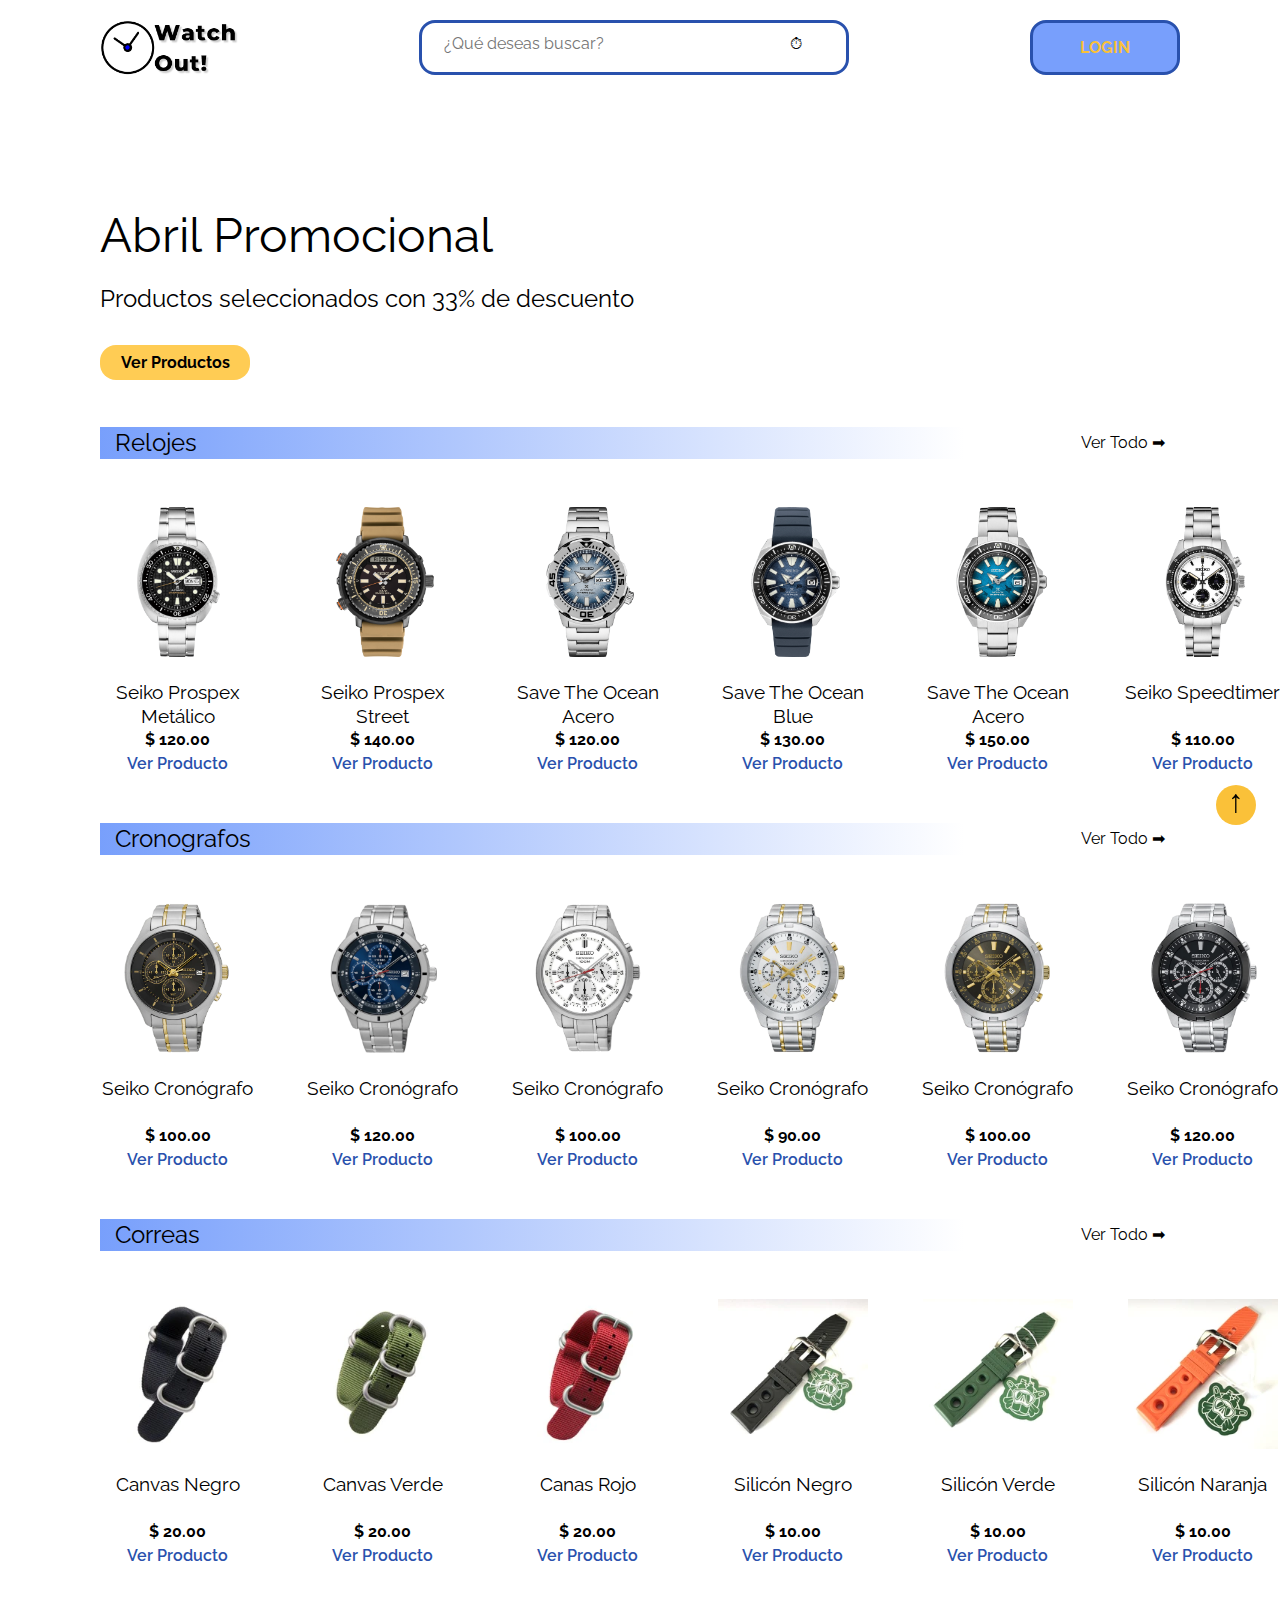
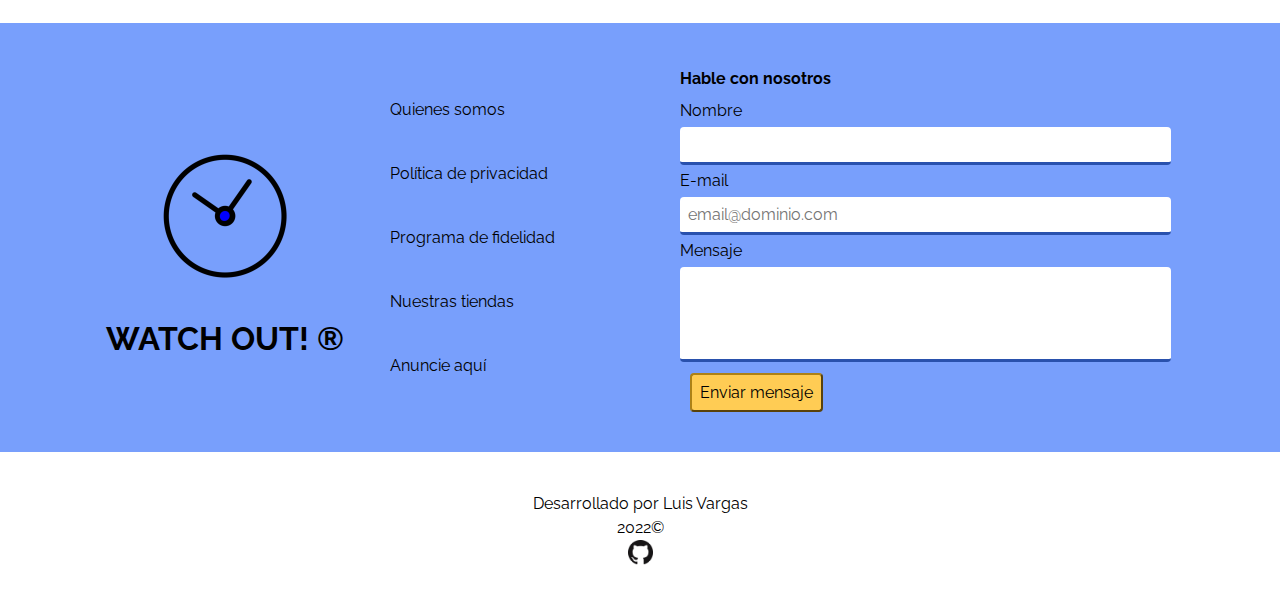
<file: index.html>
<!DOCTYPE html>
<html lang="en">
<head>
    <meta charset="UTF-8">
    <meta http-equiv="X-UA-Compatible" content="IE=edge">
    <meta name="viewport" content="width=device-width, initial-scale=1.0">
    <link href="https://fonts.googleapis.com/css2?family=Montserrat:wght@300;400;700&family=Raleway:wght@300;400;700&display=swap" rel="stylesheet">
    <link rel="icon" type="image/png" href="./img/icon.ico"/>
    <link rel="stylesheet" href="./css/0-reset.css">
    <link rel="stylesheet" href="./css/0-base.css">
    <link rel="stylesheet" href="./css/1-cabecera.css">
    <link rel="stylesheet" href="./css/2-banner.css">
    <link rel="stylesheet" href="./css/2-main.css">
    <link rel="stylesheet" href="./css/3-contacto.css">
    <link rel="stylesheet" href="./css/4-rodapie.css">
    <link rel="stylesheet" href="./css/5-login.css">
    <link rel="stylesheet" href="./css/6-producto-display.css">
    <script src="./js/login.js"></script>
    <script src="./js/pag_prod.js"></script>
    <title>Watch OUT!</title>
</head>

<body>
    <script language="Javascript">
        document.oncontextmenu = function(){return false}
    </script>
    <!-- <div class="ainicio"><a href="#Inicio">↑</a></div> -->
    <a href="#Inicio"><div class="ainicio">↑</div></a>
    <header class="cabecera">
        <div class="dropdown">
            <a name="Inicio"><img src="./img/logo/logo-full.png" alt="logo" id="cabecera__logo"></a>
            <!-- <span id="texto__logo">WATCH OUT!</span>   -->

            <div class="dropdown-content">
                <nav class="menu">
                    <ul>
                      <li><a href="#Inicio" onclick=showScreen()>Inicio</a></li>
                      <li><a href="#Relojes">Relojes</a></li>
                      <li><a href="#Cronografos">Cronografos</a></li>
                      <li><a href="#Correas">Correas</a></li>
                      <li><a href="#Contacto">Contacto</a></li>
                    </ul>
                  </nav>
            </div>           
        </div>
        <form action="/form/submit" method="GET" id="cabecera__buscar"> 
            <input type="text" name="text" class="search__bar" placeholder="¿Qué deseas buscar?">
            <input type="submit" name="submit" class="search__submit" value="&#9201">
        </form>
        <button id="cabecera__login" onclick="cleanScreen()">LOGIN</button>
    </header>

    <main>
        <section class="banner" id="banner">
            <div class="banner__texto">
                <h1>Abril Promocional</h1>
                <h3>Productos seleccionados con 33% de descuento</h4>
                <button>Ver Productos</button>
            </div>
        </section>
        <!--                                                    RELOJES -->
        <div class="productos" id="relojes">
            <a name="Relojes"></a>
            <div class="prod__titulo">
                <h3>Relojes</h3>
                <a href="#"><p>Ver Todo ➡</p></a>
            </div>
            <section class="seccion__productos">
                <div class="prod__holder" data-producto>
                    <div class="producto">
                        <img src="./img/reloj/prospex_metalico.webp" alt="prospex_metalico">
                        <p class="descripcion">Seiko Prospex Metálico</p>
                        <p class="precio">$ 120.00</p>
                        <a href="./pag_prod.html">Ver Producto</a>
                    </div>
                </div>
                <div class="prod__holder">
                    <div class="producto">
                        <img src="./img/reloj/prospex_street.webp" alt="prospex_street">
                        <p class="descripcion">Seiko Prospex Street</p>
                        <p class="precio">$ 140.00</p>
                        <a href="./pag_prod.html" data-producto>Ver Producto</a>
                    </div>
                </div>
                <div class="prod__holder">
                    <div class="producto">
                        <img src="./img/reloj/save_the_ocean.webp" alt="save_the_ocean">
                        <p class="descripcion">Save The Ocean Acero</p>
                        <p class="precio">$ 120.00</p>
                        <a href="./pag_prod.html" data-producto>Ver Producto</a>
                    </div>
                </div>
                <div class="prod__holder">
                    <div class="producto">
                        <img src="./img/reloj/save_the_ocean_blue.webp" alt="save_the_ocean_blue"">
                        <p class="descripcion">Save The Ocean Blue</p>
                        <p class="precio">$ 130.00</p>
                        <a href="./pag_prod.html" data-producto>Ver Producto</a>
                    </div>
                </div>
                <div class="prod__holder">
                    <div class="producto">
                        <img src="./img/reloj/save_the_ocean_steel.webp" alt="save_the_ocean_steel">
                        <p class="descripcion">Save The Ocean Acero</p>
                        <p class="precio">$ 150.00</p>
                        <a href="./pag_prod.html" data-producto>Ver Producto</a>
                    </div>
                </div>
                <div class="prod__holder">
                    <div class="producto">
                        <img src="./img/reloj/speedtimer.webp" alt="speedtimer">
                        <p class="descripcion">Seiko Speedtimer</p>
                        <p class="precio">$ 110.00</p>
                        <a href="./pag_prod.html" data-producto>Ver Producto</a>
                    </div>
                </div>
            </section>
        </div>
        <!--                                                CRONOGRAFOS -->
        <div class="productos" id="cronografos">
            <a name="Cronografos"></a>
            <div class="prod__titulo">
                <h3>Cronografos</h3>
                <a href="#"><p>Ver Todo ➡</p></a>
            </div>
            <section class="seccion__productos">
                <div class="prod__holder">
                    <div class="producto">
                        <img src="./img/cronos/crono (1).webp" alt="cronografo">
                        <p class="descripcion">Seiko Cronógrafo</p>
                        <p class="precio">$ 100.00</p>
                        <a href="./pag_prod.html" data-producto>Ver Producto</a>
                    </div>
                </div>
                <div class="prod__holder">
                    <div class="producto">
                        <img src="./img/cronos/crono (2).webp" alt="cronografo">
                        <p class="descripcion">Seiko Cronógrafo</p>
                        <p class="precio">$ 120.00</p>
                        <a href="#">Ver Producto</a>
                    </div>
                </div>
                <div class="prod__holder">
                    <div class="producto">
                        <img src="./img/cronos/crono (3).webp" alt="cronografo">
                        <p class="descripcion">Seiko Cronógrafo</p>
                        <p class="precio">$  100.00</p>
                        <a href="./pag_prod.html" data-producto>Ver Producto</a>
                    </div>
                </div>
                <div class="prod__holder">
                    <div class="producto">
                        <img src="./img/cronos/crono (4).webp" alt="cronografo">
                        <p class="descripcion">Seiko Cronógrafo</p>
                        <p class="precio">$ 90.00</p>
                        <a href="./pag_prod.html" data-producto>Ver Producto</a>
                    </div>
                </div>
                <div class="prod__holder">
                    <div class="producto">
                        <img src="./img/cronos/crono (5).webp" alt="cronografo">
                        <p class="descripcion">Seiko Cronógrafo</p>
                        <p class="precio">$ 100.00</p>
                        <a href="./pag_prod.html" data-producto>Ver Producto</a>
                    </div>
                </div>
                <div class="prod__holder">
                    <div class="producto">
                        <img src="./img/cronos/crono (6).webp" alt="cronografo">
                        <p class="descripcion">Seiko Cronógrafo</p>
                        <p class="precio">$ 120.00</p>
                        <a href="./pag_prod.html" data-producto>Ver Producto</a>
                    </div>
                </div>
            </section>
        </div>
        <!--                                                                    CORREAS -->
        <div class="productos" id="correas">
            <a name="Correas"></a>
            <div class="prod__titulo">
                <h3>Correas</h3>
                <a href="#"><p>Ver Todo ➡</p></a>
            </div>
            <section class="seccion__productos">
                <div class="prod__holder">
                    <div class="producto">
                        <img src="./img/strap/can_black.webp"  alt="canvas_black">
                        <p class="descripcion">Canvas Negro</p>
                        <p class="precio">$ 20.00</p>
                        <a href="./pag_prod.html" data-producto>Ver Producto</a>
                    </div>
                </div>
                <div class="prod__holder">
                    <div class="producto">
                        <img src="./img/strap/can_green.webp" alt="canvas_green">
                        <p class="descripcion">Canvas Verde</p>
                        <p class="precio">$ 20.00</p>
                        <a href="#">Ver Producto</a>
                    </div>
                </div>
                <div class="prod__holder">
                    <div class="producto">
                        <img src="./img/strap/can_red.webp" alt="canvas_red">
                        <p class="descripcion">Canas Rojo</p>
                        <p class="precio">$ 20.00</p>
                        <a href="./pag_prod.html" data-producto>Ver Producto</a>
                    </div>
                </div>
                <div class="prod__holder">
                    <div class="producto">
                        <img src="./img/strap/sil_black.webp"  alt="silicon_negro">
                        <p class="descripcion">Silicón Negro</p>
                        <p class="precio">$ 10.00</p>
                        <a href="./pag_prod.html" data-producto>Ver Producto</a>
                    </div>
                </div>
                <div class="prod__holder">
                    <div class="producto">
                        <img src="./img/strap/sil_green.webp"  alt="silicon_green">
                        <p class="descripcion">Silicón Verde</p>
                        <p class="precio">$ 10.00</p>
                        <a href="./pag_prod.html" data-producto>Ver Producto</a>
                    </div>
                </div>
                <div class="prod__holder">
                    <div class="producto">
                        <img src="./img/strap/sil_orange.webp"  alt="silicon_orange">
                        <p class="descripcion">Silicón Naranja</p>
                        <p class="precio">$ 10.00</p>
                        <a href="./pag_prod.html" data-producto>Ver Producto</a>
                    </div>
                </div>
            </section>
        </div>

        <div class="login" id="login__field">
            <a name="Login"></a>
            <div class="login__data">
                <h3 class="login__texto">Inicie sesión</h3>
                <form>
                    <input type="email" id="login__correo" class="input__login" required placeholder="Escriba su correo electrónico" data-correo>
                    <br>
                    <input type="password" id="login__pass" class="input__login" required placeholder="Escriba su contraseña" data-password>
                    <br>
                    <button type="submit" id="login" onclick=login()>Entrar</button>
                    <button type="text" id="cancel" onclick=cancelar()>Cancelar</button>
                </form>                
            </div>
        </div>
        
        <section class="informacion">
            <a name="Contacto"></a>
            <div class="contacto">
                <div class="contacto__logo">
                    <div class="contacto__logo__imagen"><img src="./img/logo/logo.png" alt="logo"></div>
                    <div class="contacto__logo__texto">WATCH OUT! &REG;</div>
                </div>
                <div class="contacto__mapa">
                    <ul>
                        <li><a href="#">Quienes somos</a></li>
                        <li><a href="#">Política de privacidad</a></li>
                        <li><a href="#">Programa de fidelidad</a></li>
                        <li><a href="#">Nuestras tiendas</a></li>
                        <li><a href="#">Anuncie aquí</a></li>
                    </ul>
                </div>
                <div class="contacto__contacto">
                    <p class="contacto__texto">Hable con nosotros</p>
                    <form>
                        <label for="nombre">Nombre</label>
                        <input type="text" id="contacto__nombre" class="input__contacto" required>
                        
                        <label for="correoelectronico">E-mail</label>
                        <input type="email" id="contacto__correo" class="input__contacto" required placeholder="email@dominio.com">
                                
                        <label for="mensaje">Mensaje</label>
                        <textarea name="caja-mensaje" id="contacto__mensaje" rows="4" class="input__contacto"></textarea>
        
                        <button type="button" id="submit">Enviar mensaje</button>
                    </form>
                </div>
            </div>
        </section>
    </main>

    <footer>
        <div class="rodapie">
            <p>Desarrollado por Luis Vargas</p>
            <p>2022&copy;</p>
            <a href="https://github.com/vargas-luis" target="_blank"><img src="./img/git.png" alt="github" class="rodapie__img"></a>
        </div>
    </footer>
    
</body>
</html>
</file>
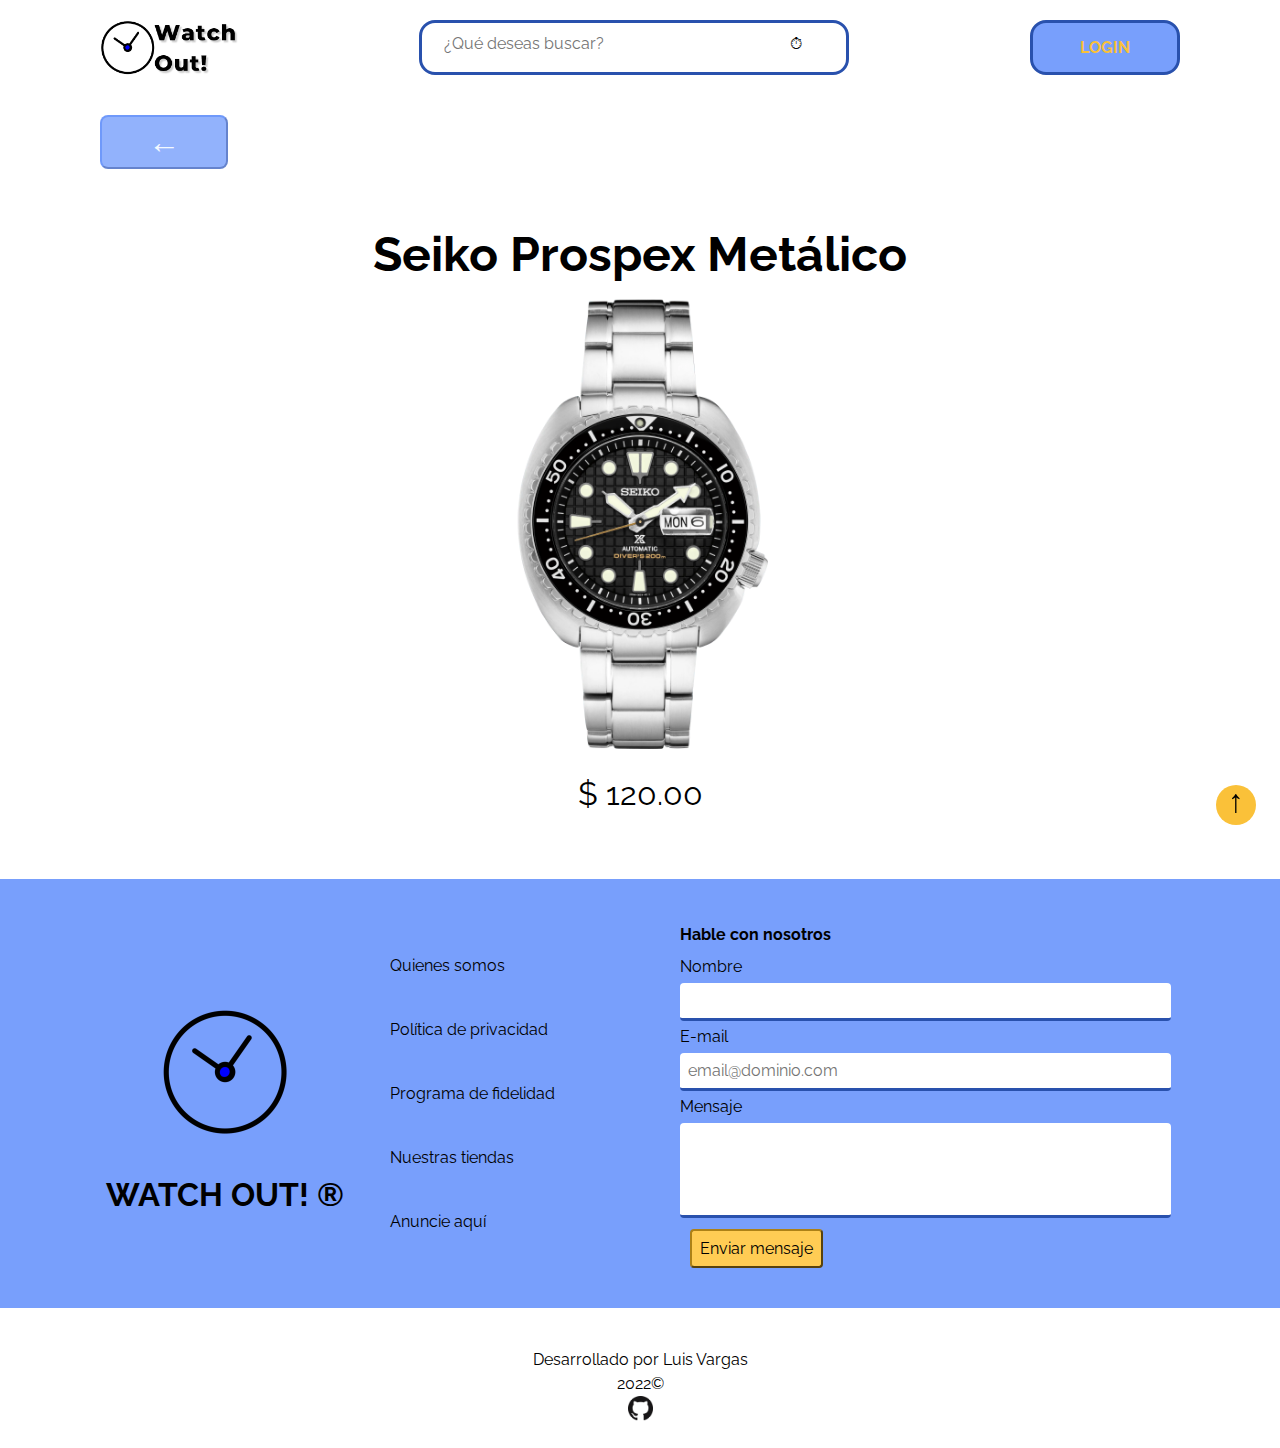
<file: pag_prod.html>
<!DOCTYPE html>
<html lang="en">
<head>
    <meta charset="UTF-8">
    <meta http-equiv="X-UA-Compatible" content="IE=edge">
    <meta name="viewport" content="width=device-width, initial-scale=1.0">
    <link href="https://fonts.googleapis.com/css2?family=Montserrat:wght@300;400;700&family=Raleway:wght@300;400;700&display=swap" rel="stylesheet">
    <link rel="icon" type="image/png" href="./img/icon.ico"/>
    <link rel="stylesheet" href="./css/0-reset.css">
    <link rel="stylesheet" href="./css/0-base.css">
    <link rel="stylesheet" href="./css/1-cabecera.css">
    <link rel="stylesheet" href="./css/2-banner.css">
    <link rel="stylesheet" href="./css/2-main.css">
    <link rel="stylesheet" href="./css/3-contacto.css">
    <link rel="stylesheet" href="./css/4-rodapie.css">
    <link rel="stylesheet" href="./css/5-login.css">
    <link rel="stylesheet" href="./css/6-producto-display.css">
    <script src="./js/login.js"></script>
    <script src="./js/pag_prod.js"></script>
    <title>Watch OUT!</title>
</head>

<body>
    <script language="Javascript">
        document.oncontextmenu = function(){return false}
    </script>
    <!-- <div class="ainicio"><a href="#Inicio">↑</a></div> -->
    <a href="#Inicio"><div class="ainicio">↑</div></a>
    <header class="cabecera">
        <div class="dropdown">
            <a name="Inicio"><img src="./img/logo/logo-full.png" alt="logo" id="cabecera__logo"></a>
            <!-- <span id="texto__logo">WATCH OUT!</span>   -->

            <div class="dropdown-content">
                <nav class="menu">
                    <ul>
                      <li><a href="#Inicio" onclick=showScreen()>Inicio</a></li>
                      <li><a href="#Relojes">Relojes</a></li>
                      <li><a href="#Cronografos">Cronografos</a></li>
                      <li><a href="#Correas">Correas</a></li>
                      <li><a href="#Contacto">Contacto</a></li>
                    </ul>
                  </nav>
            </div>           
        </div>
        <form action="/form/submit" method="GET" id="cabecera__buscar"> 
            <input type="text" name="text" class="search__bar" placeholder="¿Qué deseas buscar?">
            <input type="submit" name="submit" class="search__submit" value="&#9201">
        </form>
        <button id="cabecera__login" onclick="cleanScreen()">LOGIN</button>
    </header>

    <main class="pagina__producto">
        <div class="regresar">
            <a href="index.html#Relojes"><button>←</button></a>
            
        </div>
        <div class="producto__unico"><a name="Producto"></a>
            <div class="producto__display">
                    <p class="producto__display__titulo">Seiko Prospex Metálico</p>
                    <img src="./img/reloj/prospex_metalico.webp" alt="prospex_metalico" class="producto__display__imagen">
                    <p class="producto__display__precio">$ 120.00</p>
            </div>
        </div>
                
        <section class="informacion">
            <a name="Contacto"></a>
            <div class="contacto">
                <div class="contacto__logo">
                    <div class="contacto__logo__imagen"><img src="./img/logo/logo.png" alt="logo"></div>
                    <div class="contacto__logo__texto">WATCH OUT! &REG;</div>
                </div>
                <div class="contacto__mapa">
                    <ul>
                        <li><a href="#">Quienes somos</a></li>
                        <li><a href="#">Política de privacidad</a></li>
                        <li><a href="#">Programa de fidelidad</a></li>
                        <li><a href="#">Nuestras tiendas</a></li>
                        <li><a href="#">Anuncie aquí</a></li>
                    </ul>
                </div>
                <div class="contacto__contacto">
                    <p class="contacto__texto">Hable con nosotros</p>
                    <form>
                        <label for="nombre">Nombre</label>
                        <input type="text" id="contacto__nombre" class="input__contacto" required>
                        
                        <label for="correoelectronico">E-mail</label>
                        <input type="email" id="contacto__correo" class="input__contacto" required placeholder="email@dominio.com">
                                
                        <label for="mensaje">Mensaje</label>
                        <textarea name="caja-mensaje" id="contacto__mensaje" rows="4" class="input__contacto"></textarea>
        
                        <button type="button" id="submit">Enviar mensaje</button>
                    </form>
                </div>
            </div>
        </section>
    </main>

    <footer>
        <div class="rodapie">
            <p>Desarrollado por Luis Vargas</p>
            <p>2022&copy;</p>
            <a href="https://github.com/vargas-luis" target="_blank"><img src="./img/git.png" alt="github" class="rodapie__img"></a>
        </div>
    </footer>
    
</body>
</html>
</file>
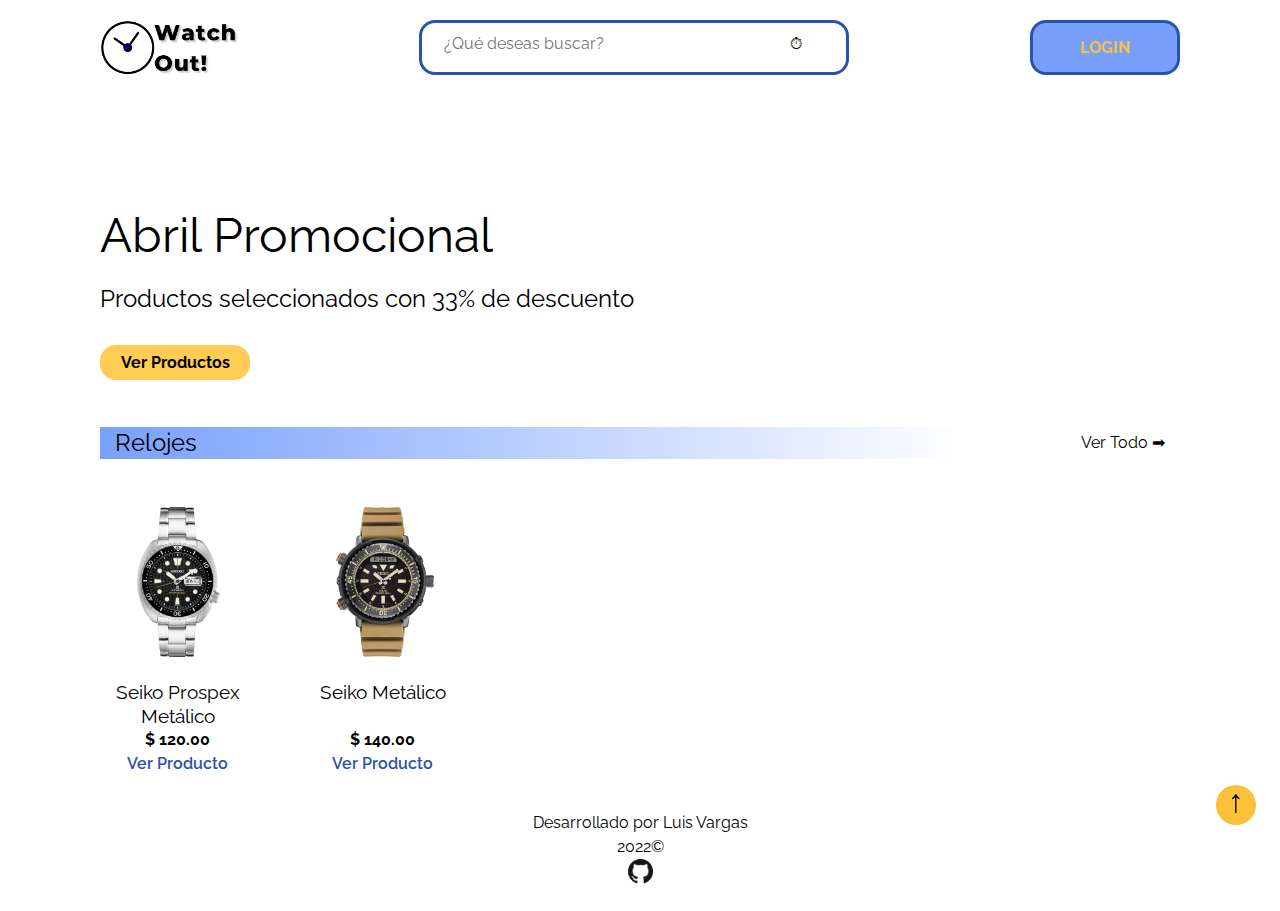
<file: sadasd.html>
<!DOCTYPE html>
<html lang="en">
<head>
    <meta charset="UTF-8">
    <meta http-equiv="X-UA-Compatible" content="IE=edge">
    <meta name="viewport" content="width=device-width, initial-scale=1.0">
    <link href="https://fonts.googleapis.com/css2?family=Montserrat:wght@300;400;700&family=Raleway:wght@300;400;700&display=swap" rel="stylesheet">
    <link rel="icon" type="image/png" href="./img/icon.ico"/>
    <link rel="stylesheet" href="./css/0-reset.css">
    <link rel="stylesheet" href="./css/0-base.css">
    <link rel="stylesheet" href="./css/1-cabecera.css">
    <link rel="stylesheet" href="./css/2-banner.css">
    <link rel="stylesheet" href="./css/2-main.css">
    <link rel="stylesheet" href="./css/3-contacto.css">
    <link rel="stylesheet" href="./css/4-rodapie.css">
    <link rel="stylesheet" href="./css/5-login.css">
    <link rel="stylesheet" href="./css/6-producto-display.css">
    <script src="./js/login.js"></script>
    <script src="./js/pag_prod.js"></script>
    <title>Watch OUT!</title>
</head>

<body>
    <script language="Javascript">
        document.oncontextmenu = function(){return false}
    </script>
    <!-- <div class="ainicio"><a href="#Inicio">↑</a></div> -->
    <a href="#Inicio"><div class="ainicio">↑</div></a>
    <header class="cabecera">
        <div class="dropdown">
            <a name="Inicio"><img src="./img/logo/logo-full.png" alt="logo" id="cabecera__logo"></a>
            <!-- <span id="texto__logo">WATCH OUT!</span>   -->

            <div class="dropdown-content">
                <nav class="menu">
                    <ul>
                      <li><a href="#Inicio" onclick=showScreen()>Inicio</a></li>
                      <li><a href="#Relojes">Relojes</a></li>
                      <li><a href="#Cronografos">Cronografos</a></li>
                      <li><a href="#Correas">Correas</a></li>
                      <li><a href="#Contacto">Contacto</a></li>
                    </ul>
                  </nav>
            </div>           
        </div>
        <form action="/form/submit" method="GET" id="cabecera__buscar"> 
            <input type="text" name="text" class="search__bar" placeholder="¿Qué deseas buscar?">
            <input type="submit" name="submit" class="search__submit" value="&#9201">
        </form>
        <button id="cabecera__login" onclick="cleanScreen()">LOGIN</button>
    </header>

    <main>
        <section class="banner" id="banner">
            <div class="banner__texto">
                <h1>Abril Promocional</h1>
                <h3>Productos seleccionados con 33% de descuento</h4>
                <button>Ver Productos</button>
            </div>
        </section>
        <!--                                                    RELOJES -->
        <div class="productos" id="relojes">
            <a name="Relojes"></a>
            <div class="prod__titulo">
                <h3>Relojes</h3>
                <a href="#"><p>Ver Todo ➡</p></a>
            </div>
            <section class="seccion__productos">
                <div class="prod__holder">
                    <div class="producto">
                        <img src="./img/reloj/prospex_metalico.webp" alt="prospex_metalico" producto-imagen>
                        <p class="descripcion" producto-descripcion>Seiko Prospex Metálico</p>
                        <p class="precio" producto-precio>$ 120.00</p>
                        <a href="./pag_prod.html#Producto" onclick="infor()">Ver Producto</a>
                    </div>
                </div>
                <div class="prod__holder">
                    <div class="producto">
                        <img src="./img/reloj/prospex_street.webp" alt="prospex_metalico" producto-imagen>
                        <p class="descripcion" producto-descripcion>Seiko Metálico</p>
                        <p class="precio" producto-precio>$ 140.00</p>
                        <a href="./pag_prod.html#Producto" onclick="infor()">Ver Producto</a>
                    </div>
                </div>

            </section>
        </div>
    </main>

    <footer>
        <div class="rodapie">
            <p>Desarrollado por Luis Vargas</p>
            <p>2022&copy;</p>
            <a href="https://github.com/vargas-luis" target="_blank"><img src="./img/git.png" alt="github" class="rodapie__img"></a>
        </div>
    </footer>
    
</body>
</html>
</file>
<file: css/0-base.css>
:root{
    --color1: #AD8117;
    --color2: #FFCC54;
    --color3: #FAC139;
    --color4: #3973faae;
    --color5: #2951AD;
}

*, body{
    font-family: 'Raleway', sans-serif;
    font-size: 1rem;
}

h1{
    font-size: 3rem;
}

h2{
    font-size: 2rem;
}

h3{
    font-size: 1.5rem;
}

.submit:hover, button:hover{
    transform: scale(1.15);
}

a:link, a:visited{
    color: initial;
    text-decoration: none;
}

a:hover{
    text-decoration: underline;
    font-size: 110%;
}
</file>
<file: css/1-cabecera.css>
.cabecera{
    display: flex;
    flex-flow: row nowrap;
    justify-content: space-between;
    margin: 20px 100px;
}

.dropdown{
    display: flex;
    height: 55px;
}

.dropdown span{
    font-size: 2rem;
    font-weight: 700;
    text-shadow: 3px 3px 2px #69696944;
}

#cabecera__logo{
    height: 100%;
}

.dropdown {
    position: relative;
    display: inline-block;
}

.dropdown-content {
    display: none;
    position: absolute;
    background-color: #FFFFFF;
    min-width: 160px;
    box-shadow: 0px 8px 16px 0px rgba(0,0,0,0.2);
    padding: 12px;
    border-radius: 10px;
}

.dropdown:hover .dropdown-content {
    display: block;
}

.dropdown-content a {
    color: black;
    padding: 12px 16px;
    text-decoration: none;
    display: block;
    border-radius: 10px;
}

.dropdown-content a:hover { background-color: var(--color4); }

#cabecera__buscar{
    width: 30vw;
    border-radius: 16px;
    border: 3px solid var(--color5);
    padding: 10px 20px;
    justify-content: space-around;
}

.search__submit:hover{
    cursor: pointer;
}

.search__bar{
    width: calc(100% - 50px);
    border: none;
    outline: none;
}

.search:focus{
    outline: none;
}

.search__submit{
    border: none;
    background: none;
}

#cabecera__login{
    width: 150px;
    border-radius: 16px;
    padding: 8px;
    color: var(--color3);
    background: var(--color4);
    border: 3px solid var(--color5);
    font-weight: bold;
    cursor: pointer;
}
</file>
<file: css/2-banner.css>
.banner{
    background-image: url("https://raw.githubusercontent.com/vargas-luis/watch-out/main/img/banner.jpeg");
    background-position: center;
    background-size: cover;
    height: 300px;
    display: flex;
    flex-direction: column-reverse;
}

.banner__texto{
    line-height: 4rem;
    padding: 0 100px;
}

.banner__texto button{
    width: 150px;
    border-radius: 16px;
    padding: 8px;
    background: var(--color2);
    border:none;
    font-weight: bold;
    cursor: pointer;
}
</file>
<file: css/2-main.css>
.productos{
    margin: 20px 100px;
}

.prod__titulo{
    margin: 2rem 0;
    display: flex;
    justify-content: space-between;
    background: linear-gradient(90deg, var(--color4), #FFFFFF 80%);
    height: 2rem;
    align-items: center;
    padding: 0 15px;
}

.seccion__productos{
    display: grid;
    grid-template-columns: repeat(6, 1fr);
    column-gap: 50px;
    row-gap: 50px;
}

.prod__holder{
    height: 300px;
    /* border: 1px solid red; */
}

.producto{
    justify-content: center;
    text-align: center;
    line-height: 1.5rem;
    margin: 1rem 0;
    width: 155px;
}

.producto img{
    height: 150px;
}

.descripcion{
    font-size: 1.2rem;
    margin-top: 1rem;
    height: 3rem;
}

.precio{
    font-weight: bold;
}

.producto a{
    color: var(--color5);
    font-weight: 600;
}

.producto img:hover{
    transform: scale(1.3);
    transition-delay: 0.2s;
}
</file>
<file: css/3-contacto.css>
.informacion{
    background: var(--color4);
}

.contacto{
    margin: 40px 100px;
    display: flex;
    flex-flow: row nowrap;
    justify-content: space-between;
    column-gap: 40px;
    padding: 40px 0px;
    line-height: 2rem;
}

.contacto__logo{
    width: 25%;
    /* border: 1px solid rebeccapurple; */
    text-align: center;
    margin: auto 0;
}

.contacto__logo__imagen img{
    height: 10vw;
    margin: 2rem 0;
}

.contacto__logo__texto{
    font-size: 2rem;
    font-weight: bold;
}

.contacto__mapa{
    width: 25%;
    color: var(--color5);
    line-height: 4rem;
    margin: auto 0;
    /* border: 1px solid rebeccapurple; */
}

.contacto__contacto{
    width: 50%;
    /* border: 1px solid rebeccapurple; */
    margin: auto 0;
}

.contacto__contacto p{
    font-weight: bold;
}

form label, form legend{
    display: block;
}

.input__contacto{
    background: white;
    width: 95%;
    border-radius: 4px;
    border: none;
    outline: none;
    border-bottom: 3px solid var(--color5);
    padding: 8px;
    resize: none;
}

form button{
    background: var(--color2);
    border-radius: 4px;
    padding: 8px;
    border-color: var(--color1);
    margin-left: 10px;
}
</file>
<file: css/4-rodapie.css>
.rodapie{
    margin: 20px 100px;
    text-align: center;
    line-height: 1.5rem;
}

.ainicio{
    position: fixed;
    margin: 85vh 0 0 95vw;
    font-size: 2rem;
    font-weight: bold;
    text-align: center;

    border-radius: 50%;
    background: var(--color3);
    color: var(--color1);
    cursor: pointer;
    color: black;
    height: 40px;
    width: 40px;
}

.ainicio a:hover{
    text-decoration: none;
}

.rodapie__img:hover, .ainicio:hover{
    transform: scale(1.15);
}

.rodapie__img{
    width: 25px;
}
</file>
<file: css/5-login.css>
#login__field{
    display: none;
}

.login__data{
    background: linear-gradient(white 30%, var(--color4), white);   
    margin: 100px 0; 
    padding: 40px;
    text-align: center;
    line-height: 2rem;
    font-weight: bold;
}

.input__login{
    width: 50vw;
    margin: 20px;
    border: none;
    border-bottom: 3px solid var(--color5);
    outline: none;
    height: 2rem;
    padding: 12px;
    border-radius: 10px;
}

.login__data button{
    width: 20vw;
    background: var(--color5);
    border-radius: 10px;
    padding: 12px;
    border-color: var(--color5);
    color: aliceblue;
    margin-inline: 50px;
}
</file>
<file: css/6-producto-display.css>
.regresar, .producto__unico{
    margin: 40px 100px;
}

.regresar button{
    width: 10vw;
    background: var(--color4);
    border-radius: 8px;
    padding: 6px;
    border-color: var(--color4);
    color: aliceblue;
    opacity: 0.8;
    transition: cubic-bezier(0.075, 0.82, 0.165, 1);
    font-size: 2rem;
}

.regresar button:hover{
    opacity: 1;
}


.producto__display{
    display: grid;
    grid-template-rows: 10vh 50vh 10vh;
    grid-template-columns: repeat(3, 1fr);;    

}

.producto__display__titulo{
    grid-row-start: 0;
    grid-row-end: 2;
    grid-column: 1 / 4;
    text-align: cente;
    text-align: center;
    margin: auto 0  ;
    font-size: 3rem;
    font-weight: bold;
}

.producto__display__imagen{
    height: 100%;
    grid-area: 2 / 2 / 3 / 3;    
    text-align: center;
    margin: 0 auto;
}

.producto__display__precio{
    grid-row: 3 / 4;
    grid-column: 2 / 3;
    margin: auto 0 ;
    text-align: center;
    font-size: 2rem;
    font-weight: light;
}
</file>
